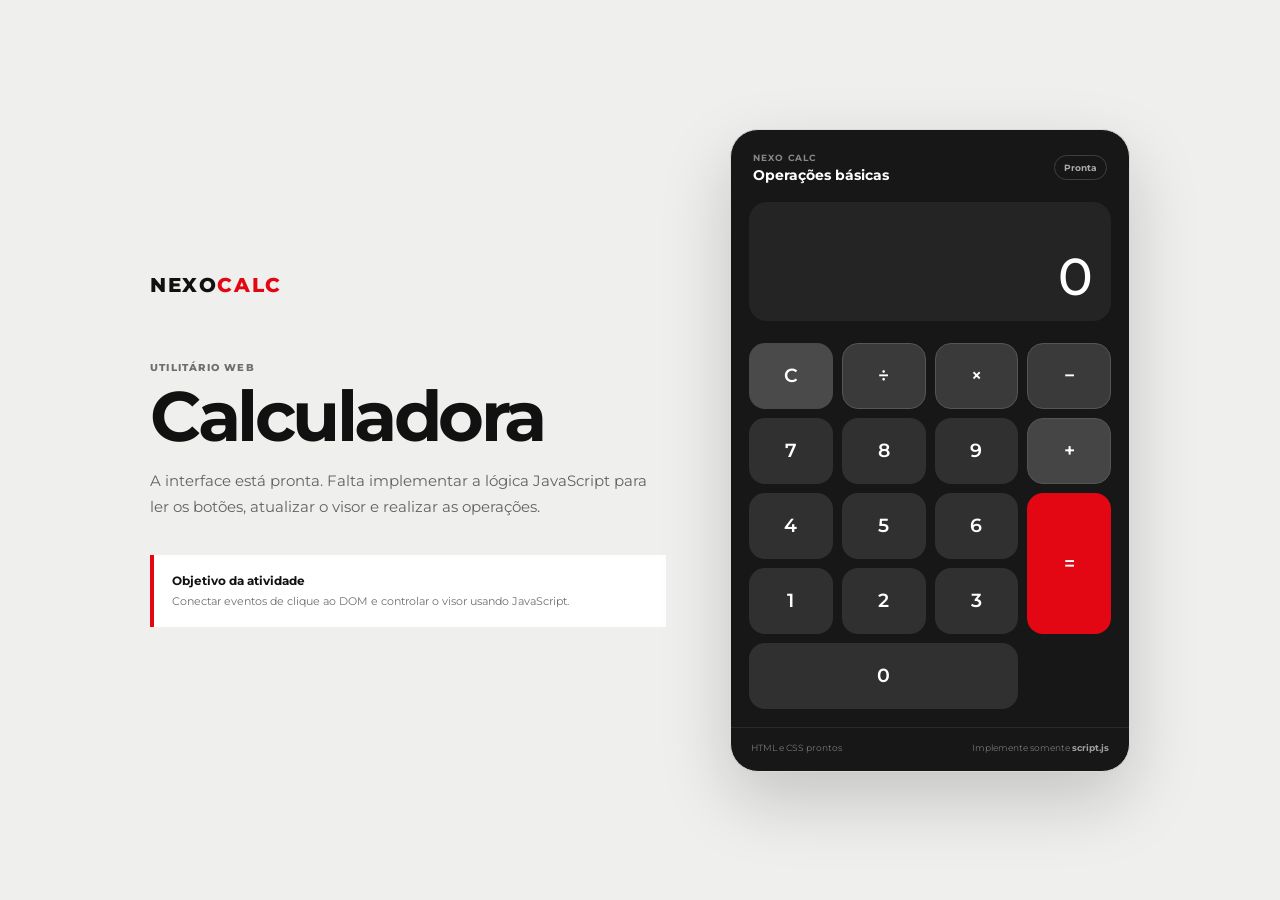
<file: FDD_A004_Calculadora_DOM/index.html>
<!doctype html>
<html lang="pt-BR">
<head>
  <meta charset="utf-8">
  <meta name="viewport" content="width=device-width,initial-scale=1">
  <meta name="description" content="Nexo Calc — calculadora web">
  <title>Nexo Calc</title>
  <link rel="stylesheet" href="styles.css">
</head>
<body>
<main class="page">
  <section class="intro">
    <div class="brand">NEXO<span>CALC</span></div>
    <p class="eyebrow">Utilitário web</p>
    <h1>Calculadora</h1>
    <p>A interface está pronta. Falta implementar a lógica JavaScript para ler os botões, atualizar o visor e realizar as operações.</p>

    <div class="info-card">
      <strong>Objetivo da atividade</strong>
      <span>Conectar eventos de clique ao DOM e controlar o visor usando JavaScript.</span>
    </div>
  </section>

  <section class="calculator" aria-label="Calculadora">
    <header class="calculator-header">
      <div>
        <span class="calculator-label">Nexo Calc</span>
        <strong>Operações básicas</strong>
      </div>
      <span id="status" class="status">Pronta</span>
    </header>

    <div class="display" aria-live="polite">
      <div id="operacao-anterior" class="previous-operation">&nbsp;</div>
      <div id="visor" class="main-display">0</div>
    </div>

    <div class="keypad">
      <button id="btn-limpar" class="key key--clear" type="button">C</button>
      <button class="key operador" type="button">÷</button>
      <button class="key operador" type="button">×</button>
      <button class="key operador" type="button">−</button>

      <button class="key numero" type="button">7</button>
      <button class="key numero" type="button">8</button>
      <button class="key numero" type="button">9</button>
      <button class="key operador key--operator-main" type="button">+</button>

      <button class="key numero" type="button">4</button>
      <button class="key numero" type="button">5</button>
      <button class="key numero" type="button">6</button>
      <button id="btn-igual" class="key key--equals" type="button">=</button>

      <button class="key numero" type="button">1</button>
      <button class="key numero" type="button">2</button>
      <button class="key numero" type="button">3</button>

      <button class="key numero key--zero" type="button">0</button>
    </div>

    <footer class="calculator-footer">
      <span>HTML e CSS prontos</span>
      <span>Implemente somente <strong>script.js</strong></span>
    </footer>
  </section>
</main>

<script src="script.js"></script>
</body>
</html>
</file>
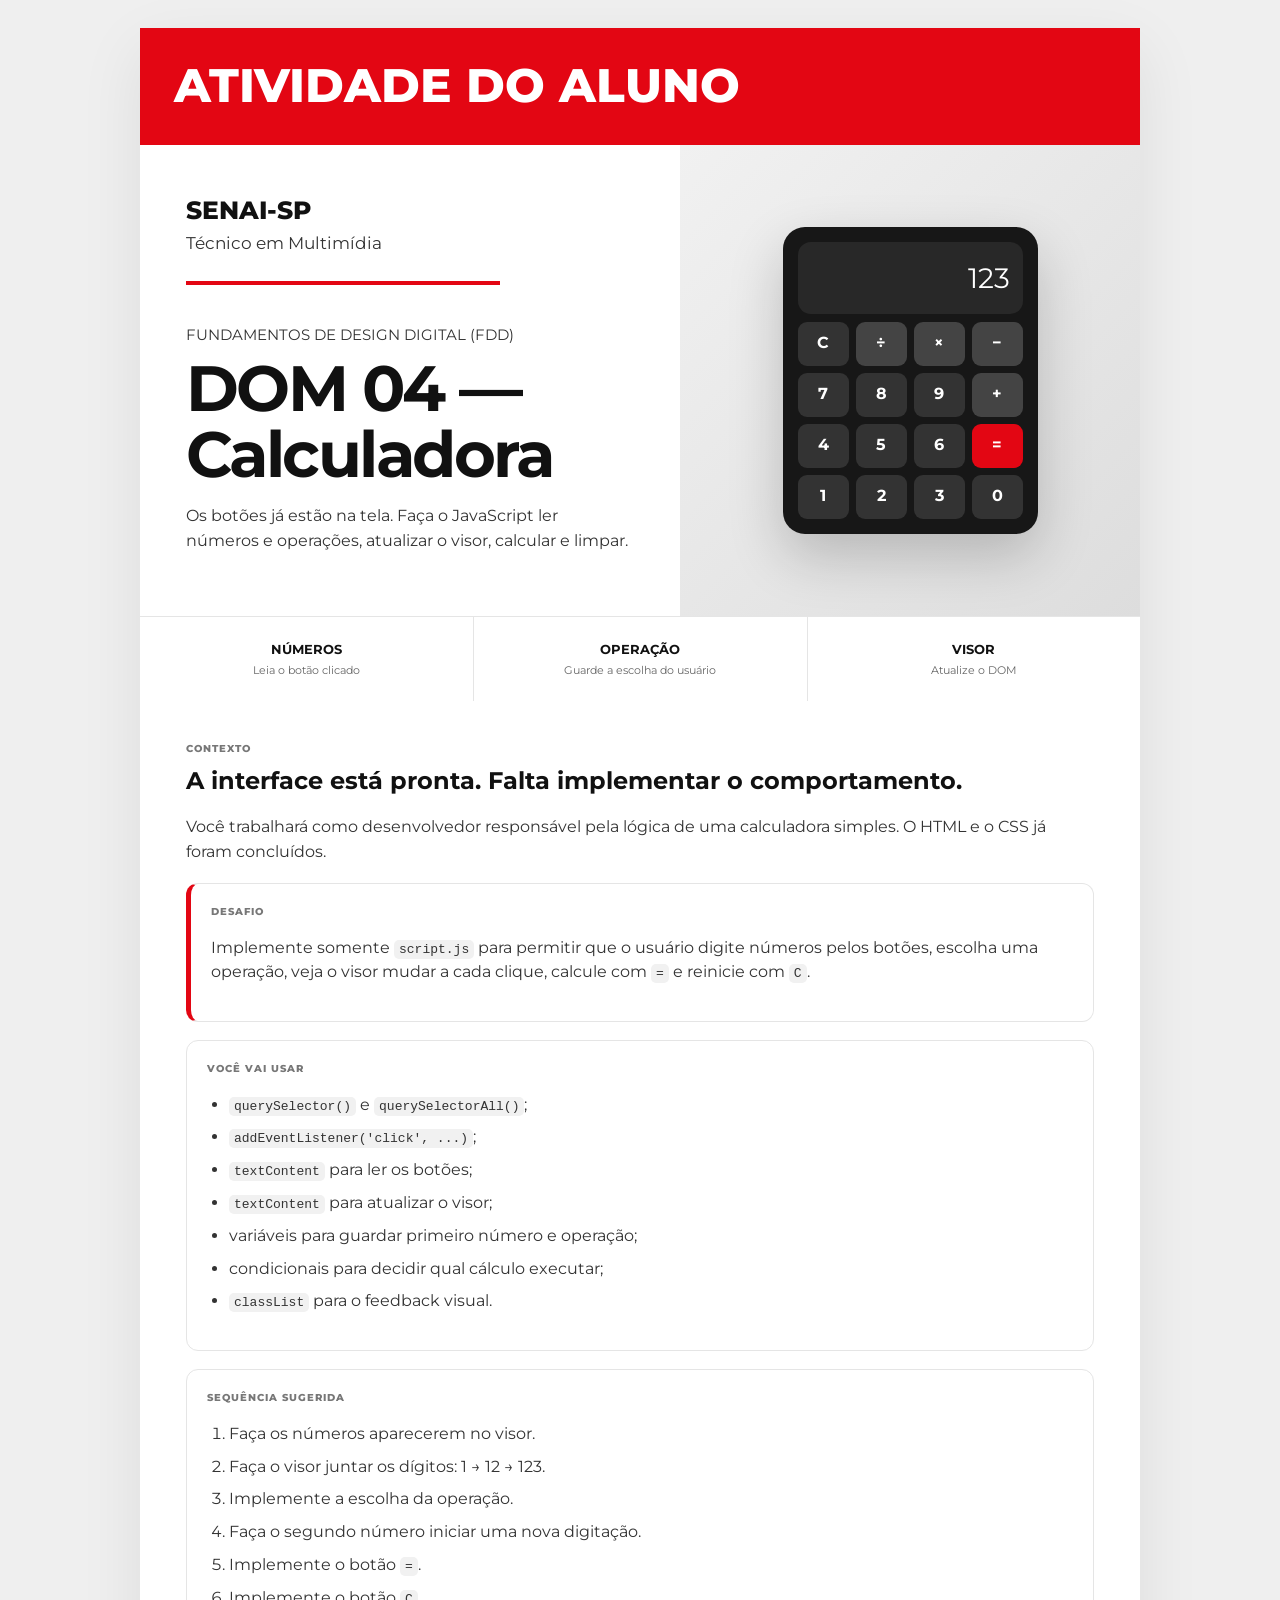
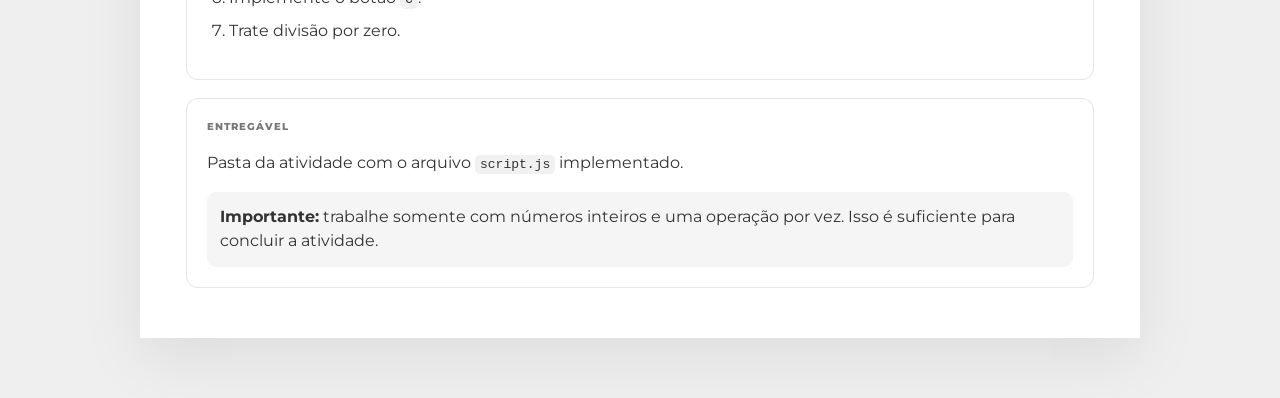
<file: FDD_A004_Calculadora_DOM/ATIVIDADE_ALUNO.html>
<!doctype html>
<html lang="pt-BR">
<head>
<meta charset="utf-8">
<meta name="viewport" content="width=device-width,initial-scale=1">
<title>DOM 04 — Calculadora | Atividade do Aluno</title>
<style>
@import url('https://fonts.googleapis.com/css2?family=Montserrat:wght@400;500;600;700;800&display=swap');
:root{--red:#E30613;--dark:#333;--mid:#666;--line:#E5E5E5;--soft:#F5F5F5}
*{box-sizing:border-box}
body{margin:0;background:#EFEFEF;color:var(--dark);font-family:Montserrat,Arial,sans-serif;line-height:1.55}
.page{width:min(1000px,94vw);margin:28px auto 60px;background:#fff;box-shadow:0 20px 60px rgba(0,0,0,.08)}
.top{padding:22px 34px;background:var(--red);color:#fff;font-size:clamp(27px,4vw,47px);font-weight:800}
.cover{display:grid;grid-template-columns:1.08fr .92fr;min-height:430px}
.copy{padding:46px}.brand{font-size:25px;font-weight:800;color:#111}.course{font-size:17px}.line{width:70%;height:4px;background:var(--red);margin:25px 0 38px}.uc{font-size:15px;text-transform:uppercase}
h1{margin:10px 0 15px;color:#111;font-size:clamp(38px,5vw,64px);line-height:1.03;letter-spacing:-.04em}.subtitle{font-size:16px}
.visual{display:grid;place-items:center;background:linear-gradient(135deg,#F1F1F1,#DDDDDD)}
.calc{width:255px;padding:15px;border-radius:22px;background:#171717;box-shadow:0 22px 55px rgba(0,0,0,.2)}
.display{height:72px;border-radius:13px;background:#282828;color:#fff;display:flex;align-items:end;justify-content:flex-end;padding:13px;font-size:28px}
.keys{display:grid;grid-template-columns:repeat(4,1fr);gap:7px;margin-top:8px}.keys span{display:grid;place-items:center;height:44px;border-radius:9px;background:#333;color:#fff;font-weight:700}.keys .op{background:#444}.keys .equal{background:var(--red)}
.axes{display:grid;grid-template-columns:repeat(3,1fr);border-top:1px solid var(--line)}.axis{padding:22px;text-align:center}.axis+.axis{border-left:1px solid var(--line)}.axis strong{display:block;color:#111;font-size:13px;text-transform:uppercase}.axis span{display:block;margin-top:3px;color:#666;font-size:11px}
.content{padding:40px 46px 50px}.kicker{font-size:10px;font-weight:800;letter-spacing:.1em;text-transform:uppercase;color:#777}h2{margin:6px 0 10px;color:#111}.card{margin-top:18px;padding:20px;border:1px solid var(--line);border-radius:12px}.card.highlight{border-left:5px solid var(--red)}ul,ol{padding-left:22px}li{margin:8px 0}code{padding:2px 5px;background:#F1F1F1;border-radius:5px}.note{padding:13px;border-radius:9px;background:var(--soft)}
@media(max-width:720px){.cover{grid-template-columns:1fr}.visual{min-height:300px}.copy,.content{padding:30px 24px}.axes{grid-template-columns:1fr}.axis+.axis{border-left:0;border-top:1px solid var(--line)}}
</style>
</head>
<body>
<main class="page">
  <div class="top">ATIVIDADE DO ALUNO</div>

  <section class="cover">
    <div class="copy">
      <div class="brand">SENAI-SP</div>
      <div class="course">Técnico em Multimídia</div>
      <div class="line"></div>
      <div class="uc">Fundamentos de Design Digital (FDD)</div>
      <h1>DOM 04 — Calculadora</h1>
      <p class="subtitle">Os botões já estão na tela. Faça o JavaScript ler números e operações, atualizar o visor, calcular e limpar.</p>
    </div>

    <div class="visual">
      <div class="calc" aria-hidden="true">
        <div class="display">123</div>
        <div class="keys">
          <span>C</span><span class="op">÷</span><span class="op">×</span><span class="op">−</span>
          <span>7</span><span>8</span><span>9</span><span class="op">+</span>
          <span>4</span><span>5</span><span>6</span><span class="equal">=</span>
          <span>1</span><span>2</span><span>3</span><span>0</span>
        </div>
      </div>
    </div>
  </section>

  <div class="axes">
    <div class="axis"><strong>Números</strong><span>Leia o botão clicado</span></div>
    <div class="axis"><strong>Operação</strong><span>Guarde a escolha do usuário</span></div>
    <div class="axis"><strong>Visor</strong><span>Atualize o DOM</span></div>
  </div>

  <section class="content">
    <div class="kicker">Contexto</div>
    <h2>A interface está pronta. Falta implementar o comportamento.</h2>
    <p>Você trabalhará como desenvolvedor responsável pela lógica de uma calculadora simples. O HTML e o CSS já foram concluídos.</p>

    <div class="card highlight">
      <div class="kicker">Desafio</div>
      <p>Implemente somente <code>script.js</code> para permitir que o usuário digite números pelos botões, escolha uma operação, veja o visor mudar a cada clique, calcule com <code>=</code> e reinicie com <code>C</code>.</p>
    </div>

    <div class="card">
      <div class="kicker">Você vai usar</div>
      <ul>
        <li><code>querySelector()</code> e <code>querySelectorAll()</code>;</li>
        <li><code>addEventListener('click', ...)</code>;</li>
        <li><code>textContent</code> para ler os botões;</li>
        <li><code>textContent</code> para atualizar o visor;</li>
        <li>variáveis para guardar primeiro número e operação;</li>
        <li>condicionais para decidir qual cálculo executar;</li>
        <li><code>classList</code> para o feedback visual.</li>
      </ul>
    </div>

    <div class="card">
      <div class="kicker">Sequência sugerida</div>
      <ol>
        <li>Faça os números aparecerem no visor.</li>
        <li>Faça o visor juntar os dígitos: 1 → 12 → 123.</li>
        <li>Implemente a escolha da operação.</li>
        <li>Faça o segundo número iniciar uma nova digitação.</li>
        <li>Implemente o botão <code>=</code>.</li>
        <li>Implemente o botão <code>C</code>.</li>
        <li>Trate divisão por zero.</li>
      </ol>
    </div>

    <div class="card">
      <div class="kicker">Entregável</div>
      <p>Pasta da atividade com o arquivo <code>script.js</code> implementado.</p>
      <div class="note"><strong>Importante:</strong> trabalhe somente com números inteiros e uma operação por vez. Isso é suficiente para concluir a atividade.</div>
    </div>
  </section>
</main>
</body>
</html>
</file>
<file: FDD_A004_Calculadora_DOM/styles.css>
@import url('https://fonts.googleapis.com/css2?family=Montserrat:wght@400;500;600;700;800&display=swap');

:root{
  --senai-red:#E30613;
  --black:#111111;
  --dark:#333333;
  --mid:#6F6F6F;
  --line:#E5E5E5;
  --soft:#F4F4F2;
  --white:#FFFFFF;
}

*{box-sizing:border-box}

body{
  margin:0;
  min-height:100vh;
  background:#EFEFED;
  color:var(--dark);
  font-family:Montserrat,Arial,Helvetica,sans-serif;
}

button{font:inherit}

.page{
  width:min(980px,92vw);
  min-height:100vh;
  margin:0 auto;
  padding:56px 0;
  display:grid;
  grid-template-columns:1fr 400px;
  gap:64px;
  align-items:center;
}

.brand{
  margin-bottom:64px;
  color:var(--black);
  font-size:20px;
  font-weight:800;
  letter-spacing:.08em;
}

.brand span{color:var(--senai-red)}

.eyebrow{
  margin:0;
  color:var(--mid);
  font-size:10px;
  font-weight:800;
  letter-spacing:.12em;
  text-transform:uppercase;
}

.intro h1{
  margin:9px 0 18px;
  color:var(--black);
  font-size:clamp(44px,5.5vw,70px);
  line-height:.96;
  letter-spacing:-.05em;
}

.intro>p:not(.eyebrow){
  max-width:510px;
  color:#626262;
  font-size:15px;
  line-height:1.75;
}

.info-card{
  margin-top:34px;
  padding:18px;
  border-left:4px solid var(--senai-red);
  background:var(--white);
}

.info-card strong,
.info-card span{
  display:block;
}

.info-card strong{
  color:var(--black);
  font-size:12px;
}

.info-card span{
  margin-top:5px;
  color:var(--mid);
  font-size:11px;
  line-height:1.5;
}

.calculator{
  overflow:hidden;
  border:1px solid #DADADA;
  border-radius:28px;
  background:#171717;
  box-shadow:0 28px 70px rgba(0,0,0,.18);
}

.calculator-header{
  display:flex;
  justify-content:space-between;
  align-items:center;
  gap:16px;
  padding:22px 22px 18px;
  color:#FFFFFF;
}

.calculator-label{
  display:block;
  color:#888888;
  font-size:9px;
  font-weight:700;
  letter-spacing:.10em;
  text-transform:uppercase;
}

.calculator-header strong{
  display:block;
  margin-top:3px;
  font-size:14px;
}

.status{
  padding:6px 9px;
  border:1px solid #3E3E3E;
  border-radius:999px;
  color:#AAAAAA;
  font-size:9px;
  font-weight:700;
}

.status.is-error{
  border-color:var(--senai-red);
  background:var(--senai-red);
  color:#FFFFFF;
}

.display{
  margin:0 18px 12px;
  min-height:118px;
  padding:18px;
  border-radius:18px;
  background:#242424;
  text-align:right;
  overflow:hidden;
}

.previous-operation{
  min-height:21px;
  color:#8B8B8B;
  font-size:13px;
}

.main-display{
  margin-top:10px;
  color:#FFFFFF;
  font-size:52px;
  font-weight:500;
  line-height:1;
  white-space:nowrap;
  overflow:hidden;
  text-overflow:ellipsis;
}

.keypad{
  display:grid;
  grid-template-columns:repeat(4,1fr);
  gap:9px;
  padding:10px 18px 18px;
}

.key{
  min-height:66px;
  border:0;
  border-radius:16px;
  background:#303030;
  color:#FFFFFF;
  font-size:19px;
  font-weight:600;
  cursor:pointer;
  transition:background .12s ease, transform .12s ease;
}

.key:hover{background:#3A3A3A}
.key:active{transform:scale(.97)}

.key:focus-visible{
  outline:3px solid rgba(227,6,19,.5);
  outline-offset:2px;
}

.key--clear{
  background:#4A4A4A;
}

.operador{
  border:1px solid #555555;
  background:#3A3A3A;
}

.operador.is-selected{
  border-color:var(--senai-red);
  box-shadow:inset 0 0 0 1px var(--senai-red);
}

.key--operator-main{
  background:#454545;
}

.key--equals{
  grid-row:span 2;
  background:var(--senai-red);
}

.key--equals:hover{
  background:var(--senai-red);
  filter:brightness(.96);
}

.key--zero{
  grid-column:span 3;
}

.calculator-footer{
  display:flex;
  justify-content:space-between;
  gap:12px;
  padding:14px 20px 18px;
  border-top:1px solid #2A2A2A;
  color:#767676;
  font-size:9px;
}

.calculator-footer strong{
  color:#A0A0A0;
}

@media(max-width:820px){
  .page{
    grid-template-columns:1fr;
    gap:34px;
    padding:36px 0;
  }

  .brand{margin-bottom:34px}

  .intro{text-align:center}

  .intro>p:not(.eyebrow){
    margin-left:auto;
    margin-right:auto;
  }

  .info-card{
    max-width:560px;
    margin-left:auto;
    margin-right:auto;
    text-align:left;
  }

  .calculator{
    width:min(400px,100%);
    margin:0 auto;
  }
}

@media(max-width:440px){
  .page{width:min(100% - 18px,980px)}
  .key{min-height:60px;border-radius:14px}
  .main-display{font-size:44px}
  .calculator-footer{flex-direction:column}
}
</file>
